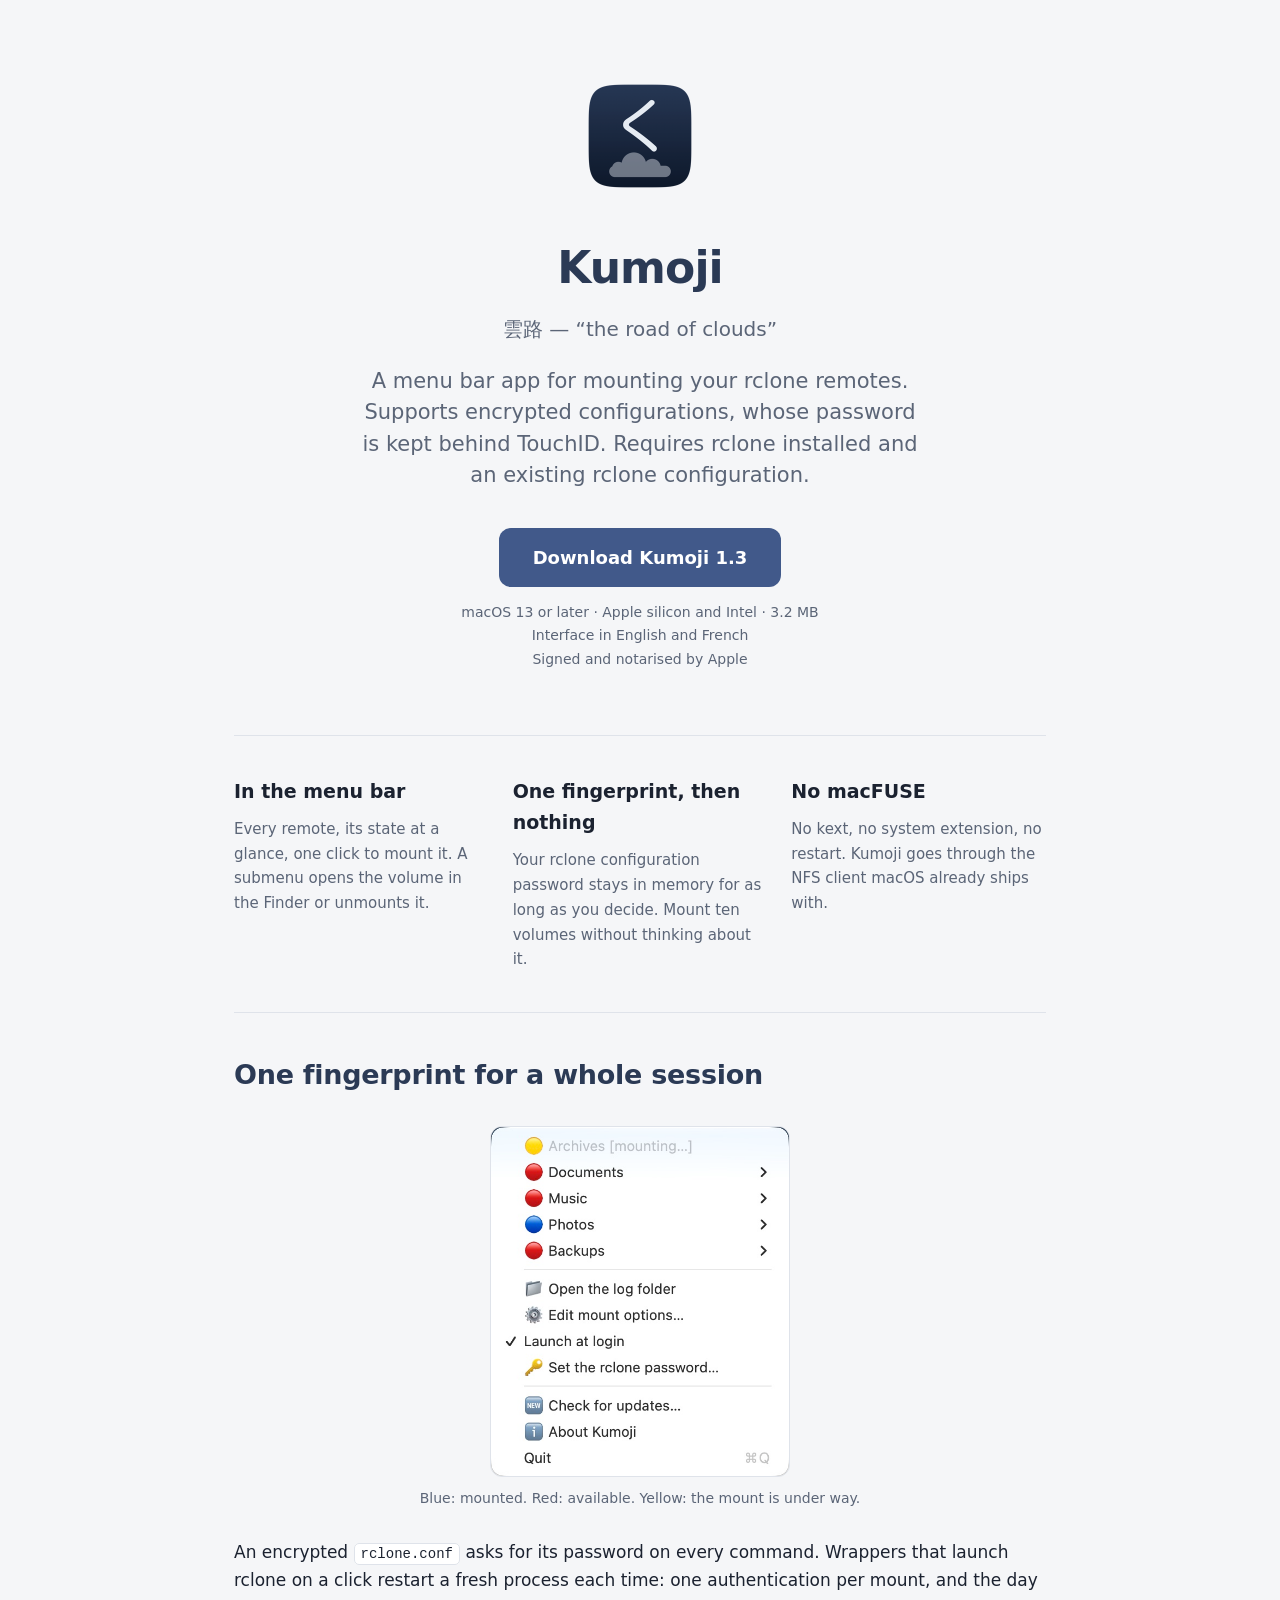
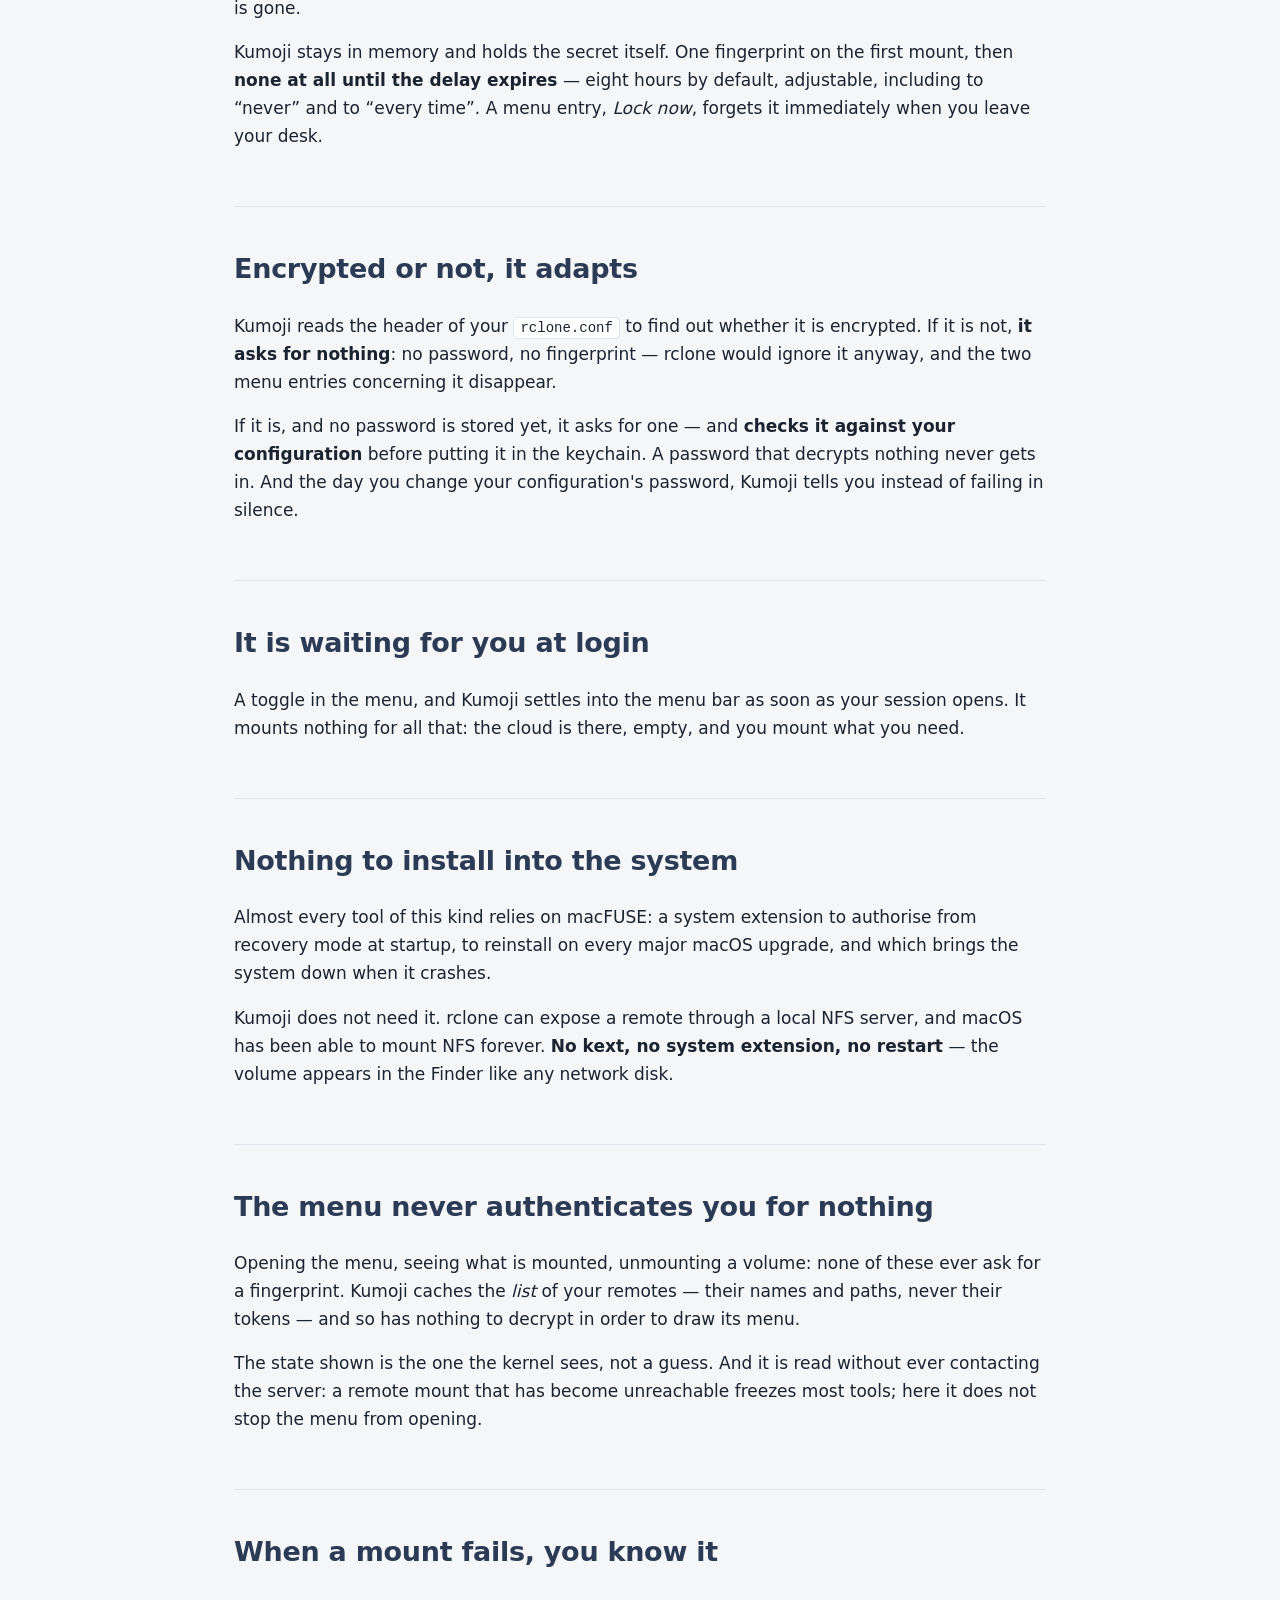
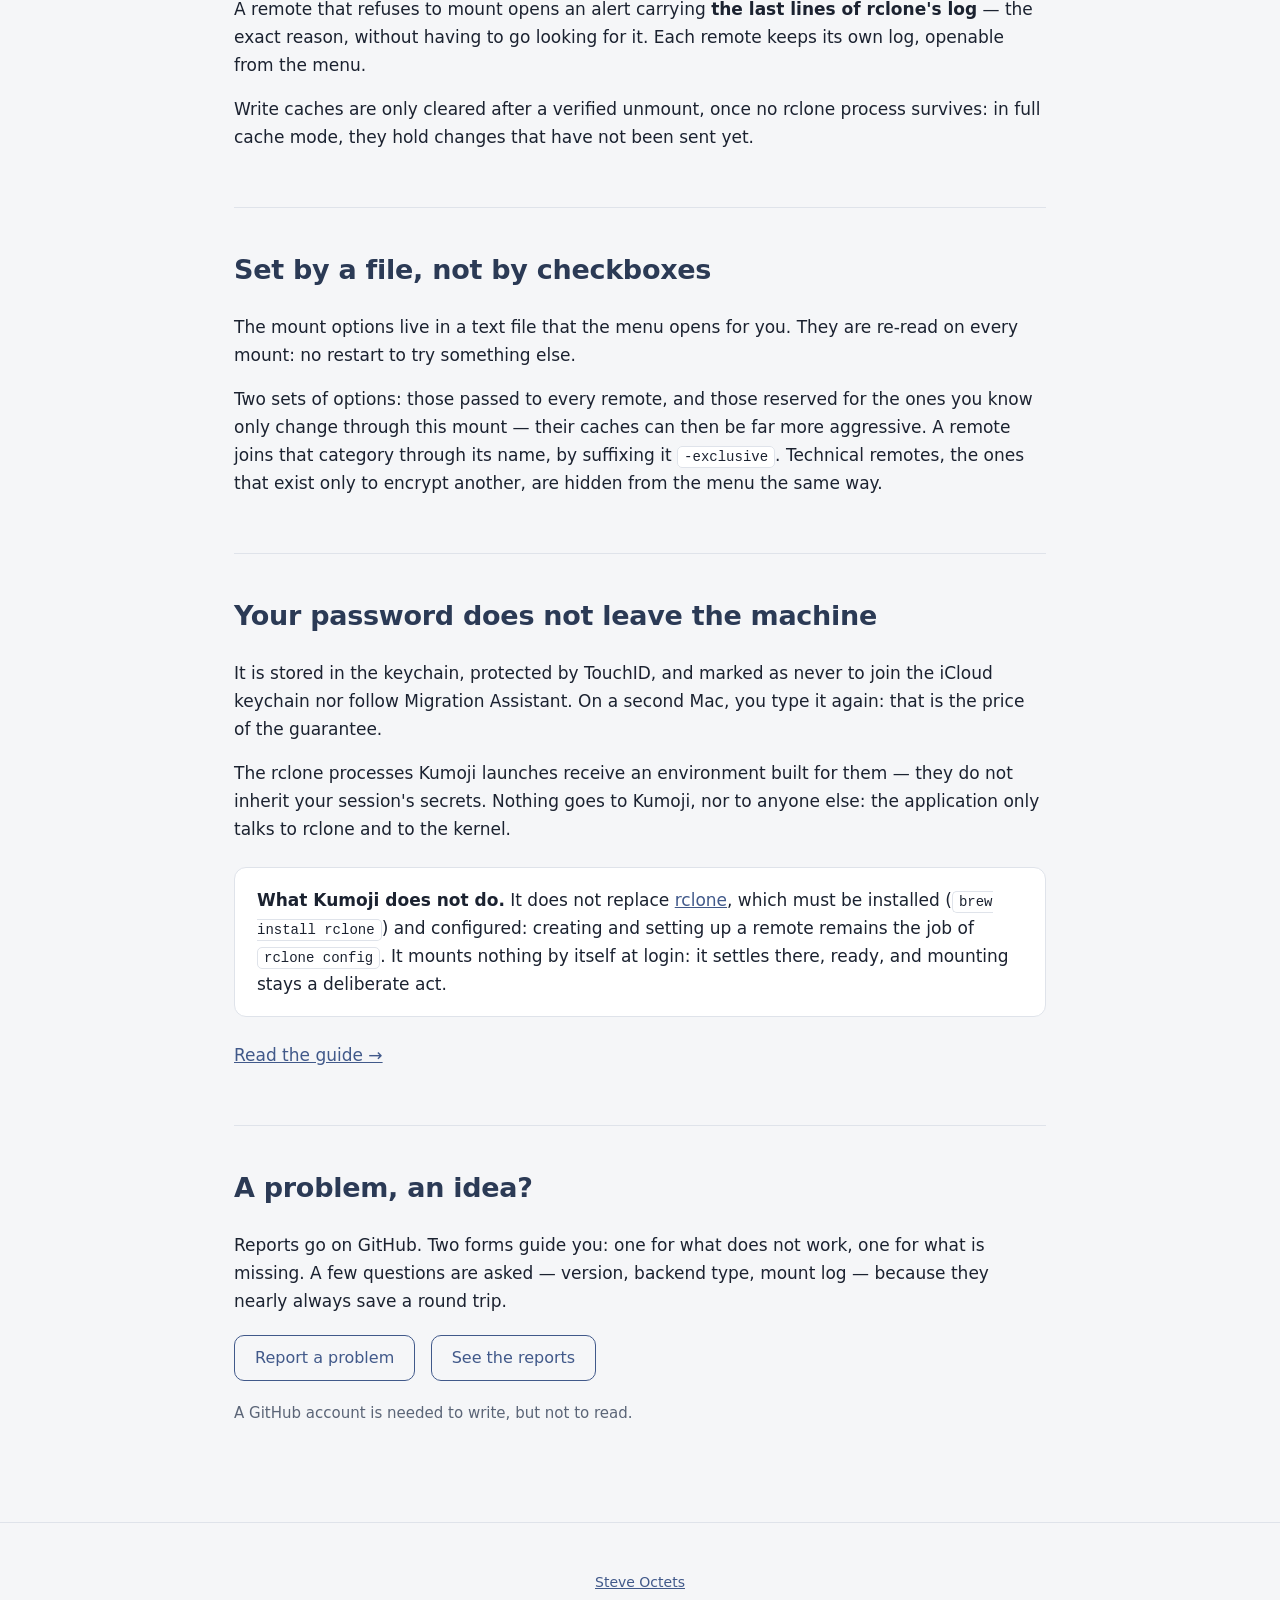
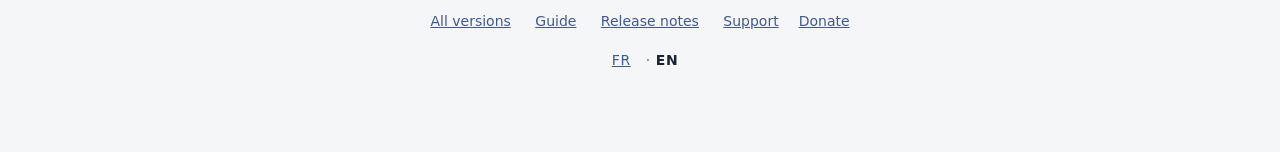
<file: docs/en/index.html>
<!DOCTYPE html>
<html lang="en">
<head>
<meta charset="utf-8">
<meta name="viewport" content="width=device-width, initial-scale=1">
<title>Kumoji — your rclone storage, mounted from the menu bar</title>
<meta name="description" content="A menu bar app for mounting your rclone remotes. Supports encrypted configurations, with the password kept behind TouchID. Requires rclone and an existing rclone configuration.">
<link rel="icon" href="../images/icone.png">
<link rel="stylesheet" href="../style.css">
<link rel="alternate" hreflang="fr" href="https://steveoctets.github.io/kumoji/">
<link rel="alternate" hreflang="en" href="https://steveoctets.github.io/kumoji/en/">
<link rel="alternate" hreflang="x-default" href="https://steveoctets.github.io/kumoji/en/">
</head>
<body>

<header>
    <img class="icone" src="../images/icone.png" alt="Kumoji's icon: the hiragana ku, resting on a cloud">
    <h1>Kumoji</h1>
    <p class="kana">雲路 — “the road of clouds”</p>
    <p class="accroche">
        A menu bar app for mounting your rclone remotes. Supports encrypted configurations,
        whose password is kept behind TouchID. Requires rclone installed and an existing
        rclone configuration.
    </p>
    <a class="telecharger" href="https://github.com/steveoctets/kumoji/releases/latest/download/Kumoji-1.3.zip">
        Download Kumoji 1.3
    </a>
    <p class="dessous">
        macOS 13 or later · Apple silicon and Intel · 3.2 MB<br>
        Interface in English and French<br>
        Signed and notarised by Apple
    </p>
    <p class="dessous compteur" id="compteur" hidden></p>
</header>

<div class="contenu">

<section>
    <div class="trois">
        <div>
            <h3>In the menu bar</h3>
            <p>Every remote, its state at a glance, one click to mount it. A submenu opens
            the volume in the Finder or unmounts it.</p>
        </div>
        <div>
            <h3>One fingerprint, then nothing</h3>
            <p>Your rclone configuration password stays in memory for as long as you decide.
            Mount ten volumes without thinking about it.</p>
        </div>
        <div>
            <h3>No macFUSE</h3>
            <p>No kext, no system extension, no restart. Kumoji goes through the NFS client
            macOS already ships with.</p>
        </div>
    </div>
</section>

<section>
    <h2>One fingerprint for a whole session</h2>
    <figure>
        <img class="etroite" src="../images/en/menu.jpg" alt="Kumoji's menu open: the list of remotes with a coloured dot, then the configuration commands">
        <figcaption>Blue: mounted. Red: available. Yellow: the mount is under way.</figcaption>
    </figure>
    <p>
        An encrypted <code>rclone.conf</code> asks for its password on every command. Wrappers
        that launch rclone on a click restart a fresh process each time: one authentication per
        mount, and the day is gone.
    </p>
    <p>
        Kumoji stays in memory and holds the secret itself. One fingerprint on the first mount,
        then <strong>none at all until the delay expires</strong> — eight hours by default,
        adjustable, including to “never” and to “every time”. A menu entry, <em>Lock now</em>,
        forgets it immediately when you leave your desk.
    </p>
</section>

<section>
    <h2>Encrypted or not, it adapts</h2>
    <p>
        Kumoji reads the header of your <code>rclone.conf</code> to find out whether it is
        encrypted. If it is not, <strong>it asks for nothing</strong>: no password, no
        fingerprint — rclone would ignore it anyway, and the two menu entries concerning it
        disappear.
    </p>
    <p>
        If it is, and no password is stored yet, it asks for one — and <strong>checks it
        against your configuration</strong> before putting it in the keychain. A password that
        decrypts nothing never gets in. And the day you change your configuration's password,
        Kumoji tells you instead of failing in silence.
    </p>
</section>

<section>
    <h2>It is waiting for you at login</h2>
    <p>
        A toggle in the menu, and Kumoji settles into the menu bar as soon as your session
        opens. It mounts nothing for all that: the cloud is there, empty, and you mount what
        you need.
    </p>
</section>

<section>
    <h2>Nothing to install into the system</h2>
    <p>
        Almost every tool of this kind relies on macFUSE: a system extension to authorise from
        recovery mode at startup, to reinstall on every major macOS upgrade, and which brings
        the system down when it crashes.
    </p>
    <p>
        Kumoji does not need it. rclone can expose a remote through a local NFS server, and
        macOS has been able to mount NFS forever. <strong>No kext, no system extension, no
        restart</strong> — the volume appears in the Finder like any network disk.
    </p>
</section>

<section>
    <h2>The menu never authenticates you for nothing</h2>
    <p>
        Opening the menu, seeing what is mounted, unmounting a volume: none of these ever ask
        for a fingerprint. Kumoji caches the <em>list</em> of your remotes — their names and
        paths, never their tokens — and so has nothing to decrypt in order to draw its menu.
    </p>
    <p>
        The state shown is the one the kernel sees, not a guess. And it is read without ever
        contacting the server: a remote mount that has become unreachable freezes most tools;
        here it does not stop the menu from opening.
    </p>
</section>

<section>
    <h2>When a mount fails, you know it</h2>
    <p>
        A remote that refuses to mount opens an alert carrying <strong>the last lines of
        rclone's log</strong> — the exact reason, without having to go looking for it. Each
        remote keeps its own log, openable from the menu.
    </p>
    <p>
        Write caches are only cleared after a verified unmount, once no rclone process
        survives: in full cache mode, they hold changes that have not been sent yet.
    </p>
</section>

<section>
    <h2>Set by a file, not by checkboxes</h2>
    <p>
        The mount options live in a text file that the menu opens for you. They are re-read on
        every mount: no restart to try something else.
    </p>
    <p>
        Two sets of options: those passed to every remote, and those reserved for the ones you
        know only change through this mount — their caches can then be far more aggressive. A
        remote joins that category through its name, by suffixing it <code>-exclusive</code>.
        Technical remotes, the ones that exist only to encrypt another, are hidden from the
        menu the same way.
    </p>
</section>

<section>
    <h2>Your password does not leave the machine</h2>
    <p>
        It is stored in the keychain, protected by TouchID, and marked as never to join the
        iCloud keychain nor follow Migration Assistant. On a second Mac, you type it again:
        that is the price of the guarantee.
    </p>
    <p>
        The rclone processes Kumoji launches receive an environment built for them — they do
        not inherit your session's secrets. Nothing goes to Kumoji, nor to anyone else: the
        application only talks to rclone and to the kernel.
    </p>
    <div class="note" id="limites">
        <p>
            <strong>What Kumoji does not do.</strong> It does not replace
            <a href="https://rclone.org">rclone</a>, which must be installed
            (<code>brew install rclone</code>) and configured: creating and setting up a remote
            remains the job of <code>rclone config</code>. It mounts nothing by itself at
            login: it settles there, ready, and mounting stays a deliberate act.
        </p>
    </div>
    <p><a href="guide.html">Read the guide →</a></p>
</section>

<section id="support">
    <h2>A problem, an idea?</h2>
    <p>
        Reports go on GitHub. Two forms guide you: one for what does not work, one for what is
        missing. A few questions are asked — version, backend type, mount log — because they
        nearly always save a round trip.
    </p>
    <p>
        <a class="bouton-second" href="https://github.com/steveoctets/kumoji/issues/new/choose">
            Report a problem
        </a>
        <a class="bouton-second" href="https://github.com/steveoctets/kumoji/issues">
            See the reports
        </a>
    </p>
    <p style="font-size:15px; color:var(--encre-douce);">
        A GitHub account is needed to write, but not to read.
    </p>
</section>

</div>

<footer>
    <p><a href="https://steveoctets.github.io/en/">Steve Octets</a></p>
    <p>
        <a href="https://github.com/steveoctets/kumoji/releases">All versions</a>
        <a href="guide.html">Guide</a>
        <a href="versions.html">Release notes</a>
        <a href="https://github.com/steveoctets/kumoji/issues">Support</a><a href="https://ko-fi.com/steveoctets">Donate</a>
    </p>
    <p class="langues"><a href="../" onclick="try{localStorage.setItem('langue','fr')}catch(e){}">FR</a> · <strong>EN</strong></p>
</footer>

<script>
// Le nombre de téléchargements, demandé à GitHub. En cas d'échec — hors ligne,
// quota d'appels dépassé — on n'affiche rien : mieux vaut un silence qu'un
// message d'erreur sur une page de présentation.
fetch('https://api.github.com/repos/steveoctets/kumoji/releases')
    .then(reponse => reponse.ok ? reponse.json() : Promise.reject())
    .then(versions => {
        const total = versions.reduce((somme, version) =>
            somme + version.assets.reduce((n, fichier) => n + fichier.download_count, 0), 0);
        if (total < 1) return;
        const element = document.getElementById('compteur');
        element.textContent = total.toLocaleString(document.documentElement.lang)
            + (total > 1 ? ' downloads' : ' download');
        element.hidden = false;
    })
    .catch(() => {});
</script>

<script>
// La langue du visiteur, une fois pour toutes.
//
// Le choix explicite l'emporte et se souvient ; à défaut, on suit le navigateur. La page
// française est le contenu, pas une page de redirection : un robot qui n'exécute pas ce
// script voit du vrai texte, et le hreflang ci-dessus lui dit où trouver l'autre version.
(function () {
    var choix = null;
    try { choix = localStorage.getItem('langue'); } catch (e) {}
    var ici = document.documentElement.lang;
    var voulue = choix || (navigator.language || 'en').slice(0, 2).toLowerCase();
    if (voulue !== 'fr') { voulue = 'en'; }
    if (voulue === ici) { return; }
    var autre = document.querySelector('link[rel=alternate][hreflang=' + voulue + ']');
    if (autre) { location.replace(autre.href); }
})();
</script>

</body>
</html>
</file>
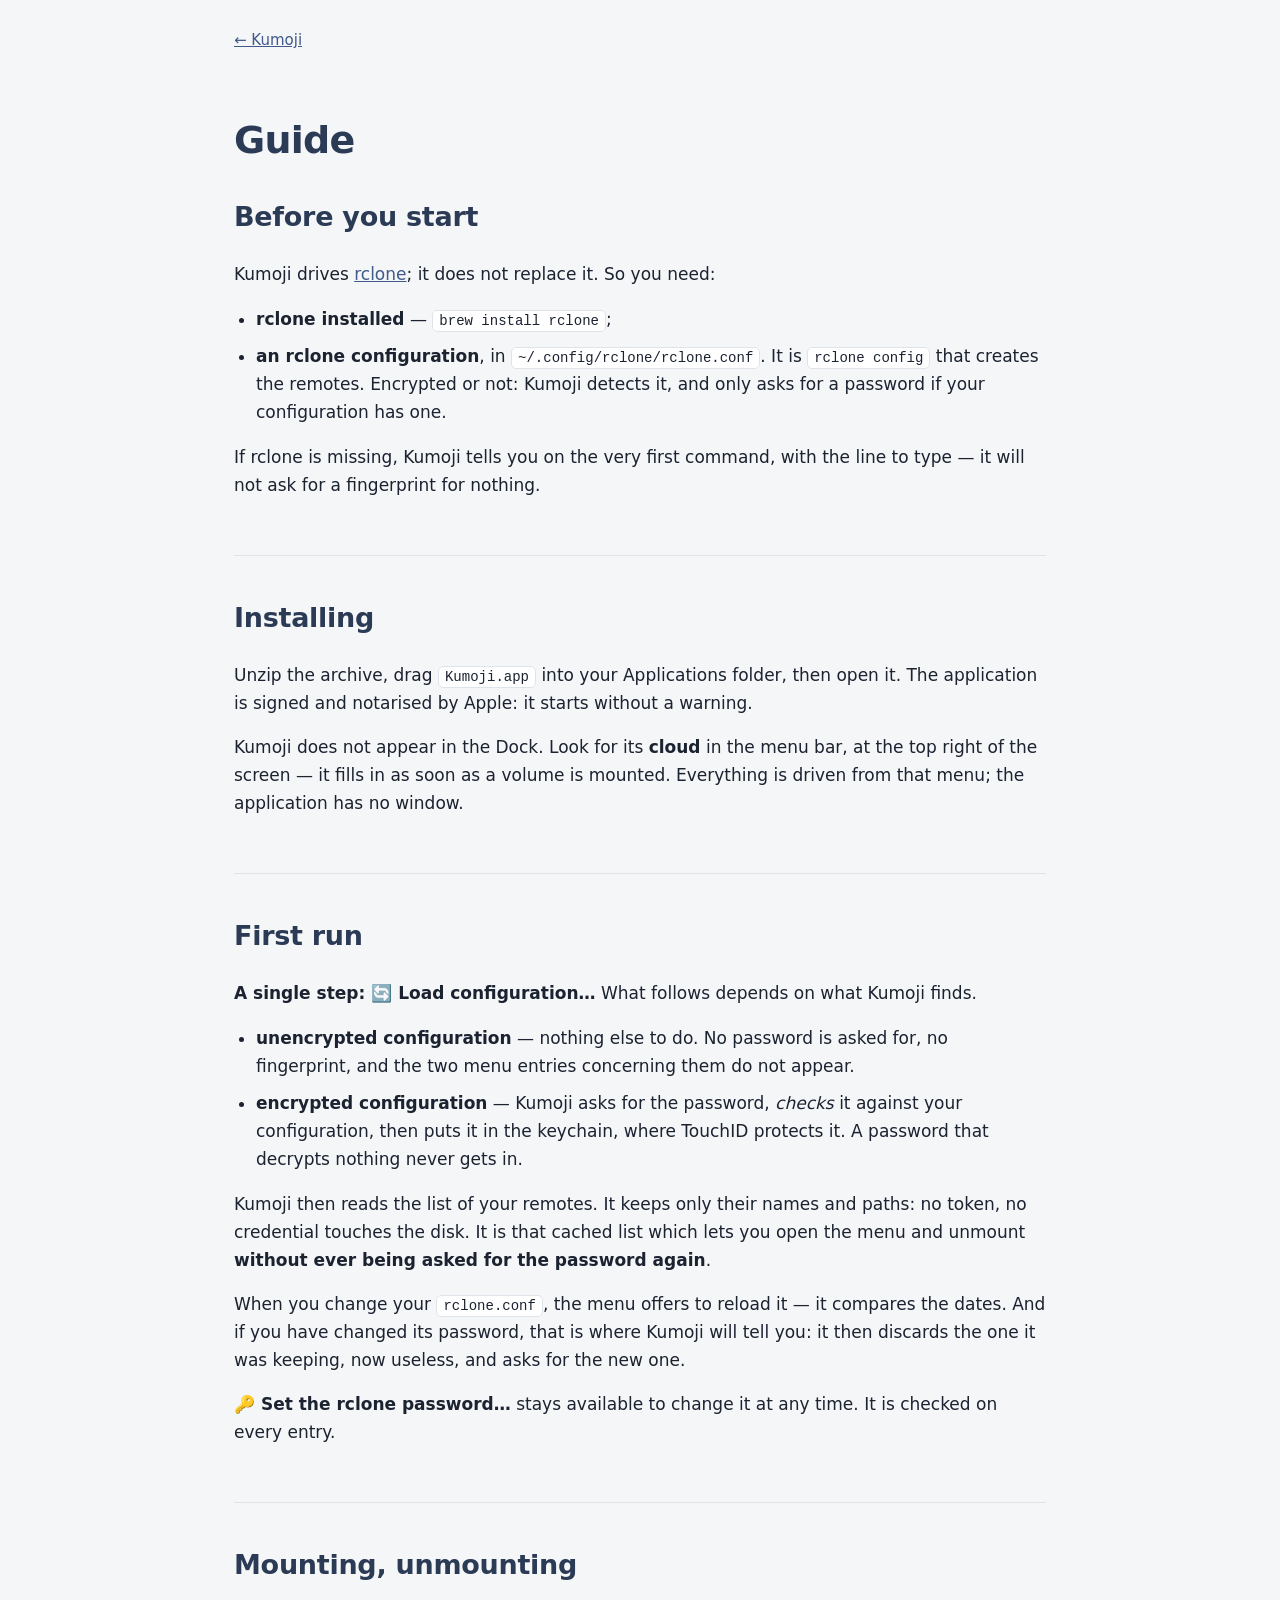
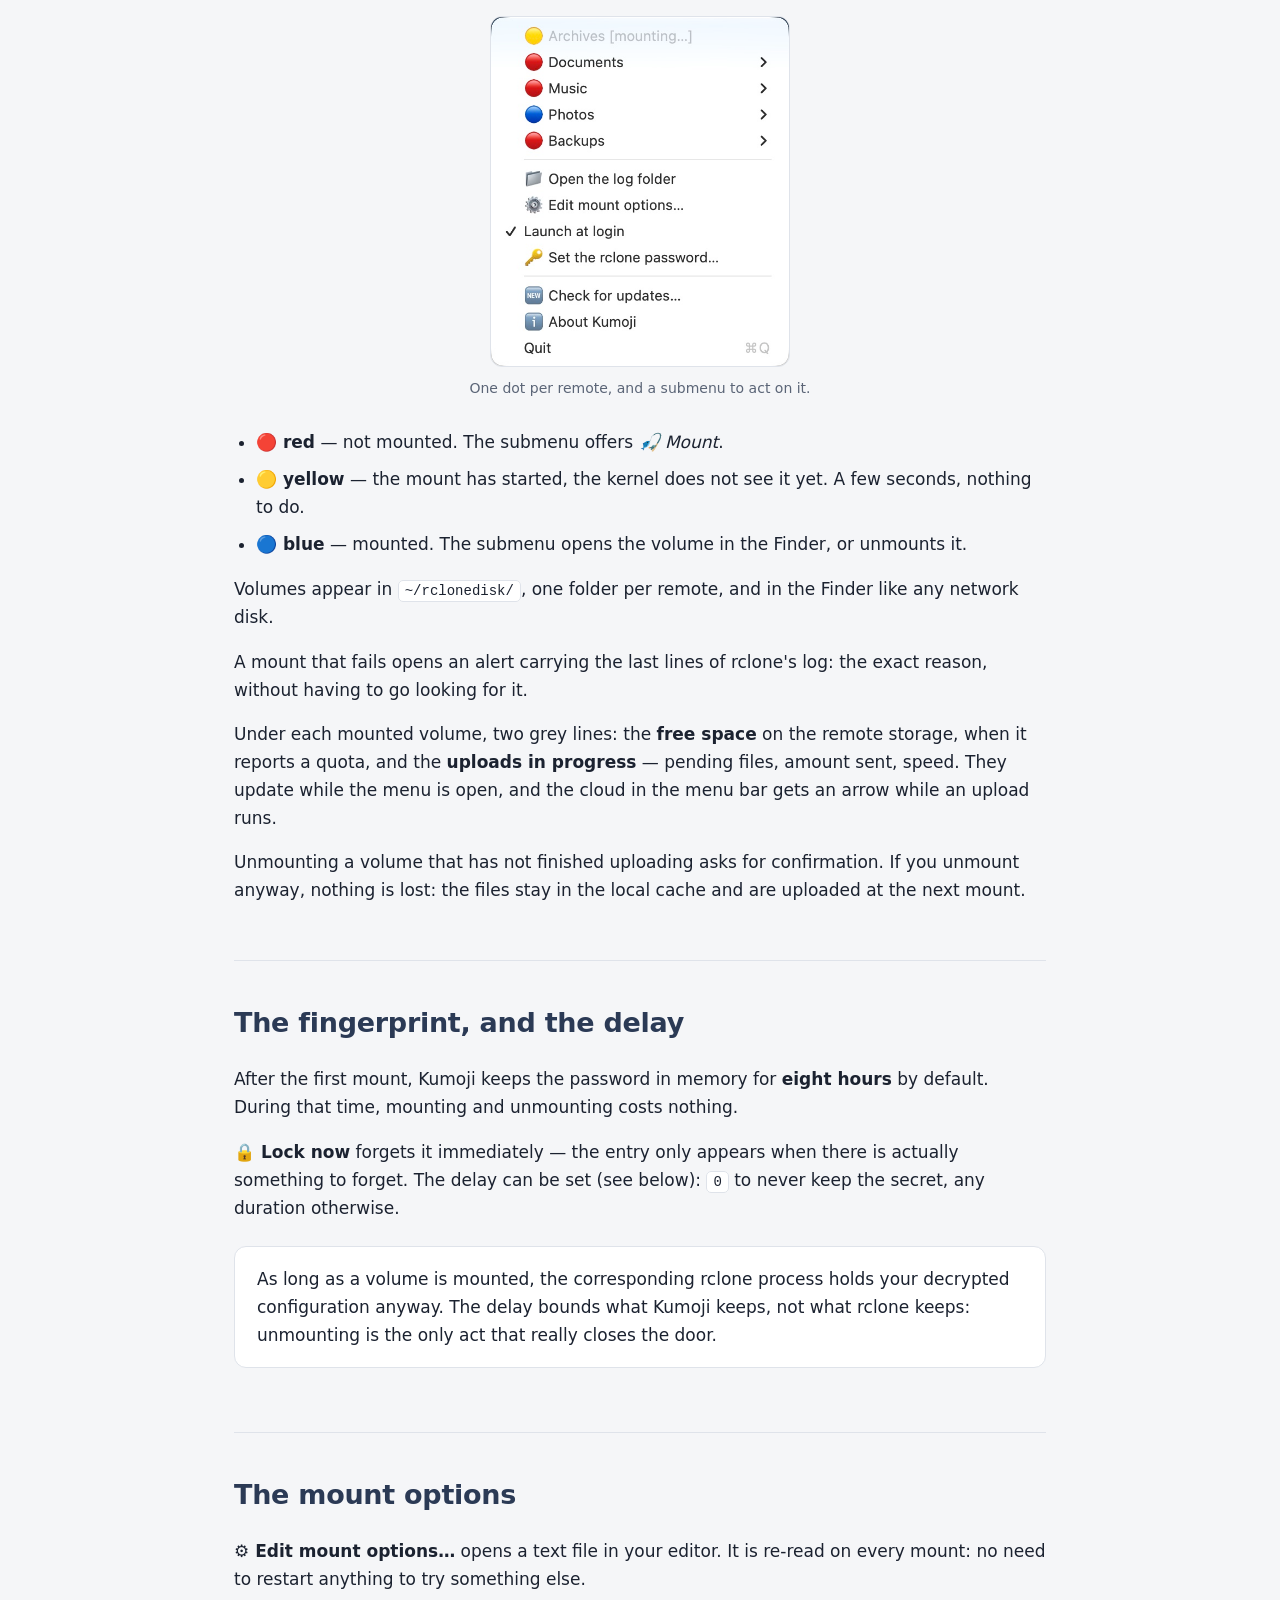
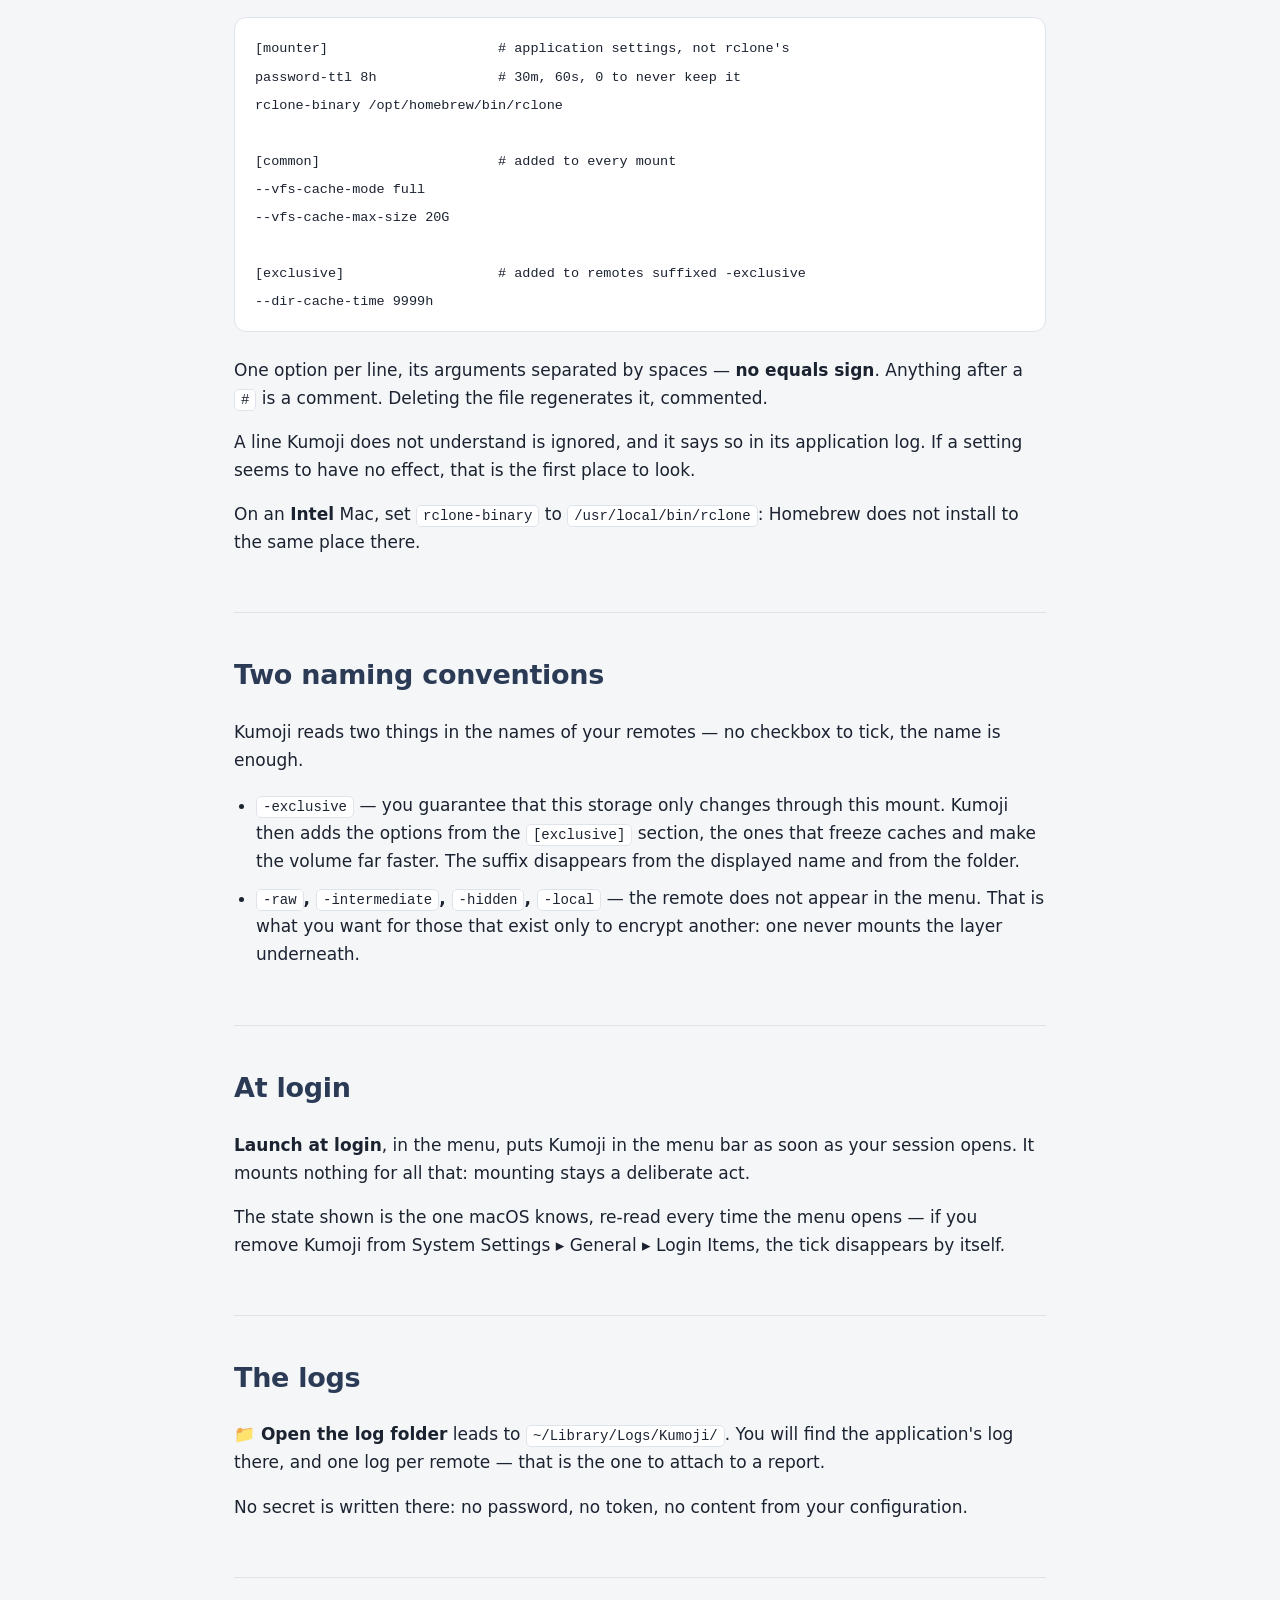
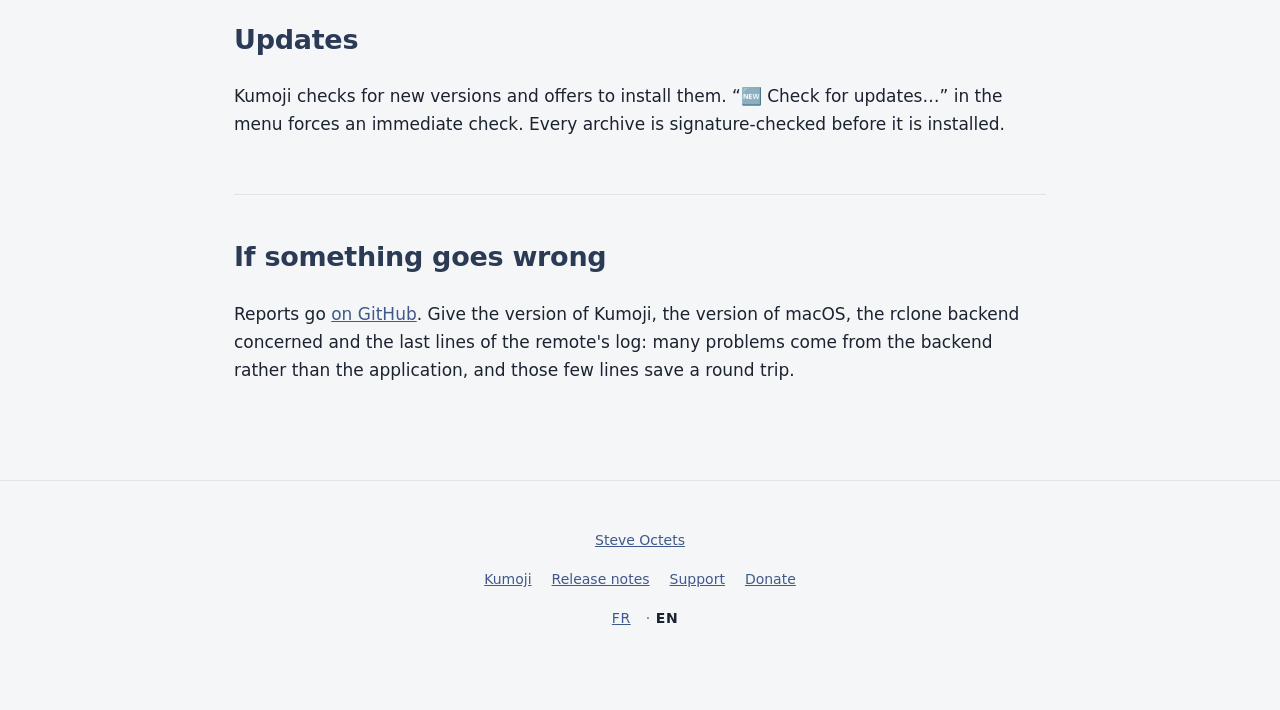
<file: docs/en/guide.html>
<!DOCTYPE html>
<html lang="en">
<head>
<meta charset="utf-8">
<meta name="viewport" content="width=device-width, initial-scale=1">
<title>Guide — Kumoji</title>
<meta name="description" content="How to use Kumoji: first run, mount options, naming conventions, logs.">
<link rel="icon" href="../images/icone.png">
<link rel="stylesheet" href="../style.css">
<link rel="alternate" hreflang="fr" href="https://steveoctets.github.io/kumoji/guide.html">
<link rel="alternate" hreflang="en" href="https://steveoctets.github.io/kumoji/en/guide.html">
<link rel="alternate" hreflang="x-default" href="https://steveoctets.github.io/kumoji/en/guide.html">
</head>
<body>

<div class="contenu">
<nav class="retour"><a href="index.html">← Kumoji</a></nav>

<header style="text-align:left; padding:32px 0 8px;">
    <h1 style="font-size:38px;">Guide</h1>
</header>

<section style="border-top:none; padding-top:8px;">
    <h2>Before you start</h2>
    <p>
        Kumoji drives <a href="https://rclone.org">rclone</a>; it does not replace it. So you
        need:
    </p>
    <ul>
        <li><strong>rclone installed</strong> — <code>brew install rclone</code>;</li>
        <li><strong>an rclone configuration</strong>, in
        <code>~/.config/rclone/rclone.conf</code>. It is <code>rclone config</code> that
        creates the remotes. Encrypted or not: Kumoji detects it, and only asks for a password
        if your configuration has one.</li>
    </ul>
    <p>
        If rclone is missing, Kumoji tells you on the very first command, with the line to
        type — it will not ask for a fingerprint for nothing.
    </p>
</section>

<section>
    <h2>Installing</h2>
    <p>
        Unzip the archive, drag <code>Kumoji.app</code> into your Applications folder, then
        open it. The application is signed and notarised by Apple: it starts without a
        warning.
    </p>
    <p>
        Kumoji does not appear in the Dock. Look for its <strong>cloud</strong> in the menu
        bar, at the top right of the screen — it fills in as soon as a volume is mounted.
        Everything is driven from that menu; the application has no window.
    </p>
</section>

<section>
    <h2>First run</h2>
    <p>
        <strong>A single step: 🔄 Load configuration…</strong> What follows depends on what
        Kumoji finds.
    </p>
    <ul>
        <li>
            <strong>unencrypted configuration</strong> — nothing else to do. No password is
            asked for, no fingerprint, and the two menu entries concerning them do not appear.
        </li>
        <li>
            <strong>encrypted configuration</strong> — Kumoji asks for the password,
            <em>checks</em> it against your configuration, then puts it in the keychain, where
            TouchID protects it. A password that decrypts nothing never gets in.
        </li>
    </ul>
    <p>
        Kumoji then reads the list of your remotes. It keeps only their names and paths: no
        token, no credential touches the disk. It is that cached list which lets you open the
        menu and unmount <strong>without ever being asked for the password again</strong>.
    </p>
    <p>
        When you change your <code>rclone.conf</code>, the menu offers to reload it — it
        compares the dates. And if you have changed its password, that is where Kumoji will
        tell you: it then discards the one it was keeping, now useless, and asks for the new
        one.
    </p>
    <p>
        <strong>🔑 Set the rclone password…</strong> stays available to change it at any time.
        It is checked on every entry.
    </p>
</section>

<section>
    <h2>Mounting, unmounting</h2>
    <figure>
        <img class="etroite" src="../images/en/menu.jpg" alt="Kumoji's menu open, showing the list of remotes with their coloured dots">
        <figcaption>One dot per remote, and a submenu to act on it.</figcaption>
    </figure>
    <ul>
        <li><strong>🔴 red</strong> — not mounted. The submenu offers <em>🎣 Mount</em>.</li>
        <li><strong>🟡 yellow</strong> — the mount has started, the kernel does not see it yet.
        A few seconds, nothing to do.</li>
        <li><strong>🔵 blue</strong> — mounted. The submenu opens the volume in the Finder, or
        unmounts it.</li>
    </ul>
    <p>
        Volumes appear in <code>~/rclonedisk/</code>, one folder per remote, and in the Finder
        like any network disk.
    </p>
    <p>
        A mount that fails opens an alert carrying the last lines of rclone's log: the exact
        reason, without having to go looking for it.
    </p>
    <p>
        Under each mounted volume, two grey lines: the <strong>free space</strong> on the remote
        storage, when it reports a quota, and the <strong>uploads in progress</strong> — pending
        files, amount sent, speed. They update while the menu is open, and the cloud in the menu
        bar gets an arrow while an upload runs.
    </p>
    <p>
        Unmounting a volume that has not finished uploading asks for confirmation. If you
        unmount anyway, nothing is lost: the files stay in the local cache and are uploaded at
        the next mount.
    </p>
</section>

<section>
    <h2>The fingerprint, and the delay</h2>
    <p>
        After the first mount, Kumoji keeps the password in memory for <strong>eight
        hours</strong> by default. During that time, mounting and unmounting costs nothing.
    </p>
    <p>
        <strong>🔒 Lock now</strong> forgets it immediately — the entry only appears when there
        is actually something to forget. The delay can be set (see below): <code>0</code> to
        never keep the secret, any duration otherwise.
    </p>
    <div class="note">
        <p>
            As long as a volume is mounted, the corresponding rclone process holds your
            decrypted configuration anyway. The delay bounds what Kumoji keeps, not what
            rclone keeps: unmounting is the only act that really closes the door.
        </p>
    </div>
</section>

<section>
    <h2>The mount options</h2>
    <p>
        <strong>⚙️ Edit mount options…</strong> opens a text file in your editor. It is re-read
        on every mount: no need to restart anything to try something else.
    </p>
    <pre><code>[mounter]                     # application settings, not rclone's
password-ttl 8h               # 30m, 60s, 0 to never keep it
rclone-binary /opt/homebrew/bin/rclone

[common]                      # added to every mount
--vfs-cache-mode full
--vfs-cache-max-size 20G

[exclusive]                   # added to remotes suffixed -exclusive
--dir-cache-time 9999h</code></pre>
    <p>
        One option per line, its arguments separated by spaces — <strong>no equals
        sign</strong>. Anything after a <code>#</code> is a comment. Deleting the file
        regenerates it, commented.
    </p>
    <p>
        A line Kumoji does not understand is ignored, and it says so in its application log. If
        a setting seems to have no effect, that is the first place to look.
    </p>
    <p>
        On an <strong>Intel</strong> Mac, set <code>rclone-binary</code> to
        <code>/usr/local/bin/rclone</code>: Homebrew does not install to the same place there.
    </p>
</section>

<section>
    <h2>Two naming conventions</h2>
    <p>
        Kumoji reads two things in the names of your remotes — no checkbox to tick, the name is
        enough.
    </p>
    <ul>
        <li>
            <strong><code>-exclusive</code></strong> — you guarantee that this storage only
            changes through this mount. Kumoji then adds the options from the
            <code>[exclusive]</code> section, the ones that freeze caches and make the volume
            far faster. The suffix disappears from the displayed name and from the folder.
        </li>
        <li>
            <strong><code>-raw</code>, <code>-intermediate</code>, <code>-hidden</code>,
            <code>-local</code></strong> — the remote does not appear in the menu. That is what
            you want for those that exist only to encrypt another: one never mounts the layer
            underneath.
        </li>
    </ul>
</section>

<section>
    <h2>At login</h2>
    <p>
        <strong>Launch at login</strong>, in the menu, puts Kumoji in the menu bar as soon as
        your session opens. It mounts nothing for all that: mounting stays a deliberate act.
    </p>
    <p>
        The state shown is the one macOS knows, re-read every time the menu opens — if you
        remove Kumoji from System Settings ▸ General ▸ Login Items, the tick disappears by
        itself.
    </p>
</section>

<section>
    <h2>The logs</h2>
    <p>
        <strong>📁 Open the log folder</strong> leads to
        <code>~/Library/Logs/Kumoji/</code>. You will find the application's log there, and one
        log per remote — that is the one to attach to a report.
    </p>
    <p>
        No secret is written there: no password, no token, no content from your configuration.
    </p>
</section>

<section>
    <h2>Updates</h2>
    <p>
        Kumoji checks for new versions and offers to install them. “🆕 Check for updates…” in
        the menu forces an immediate check. Every archive is signature-checked before it is
        installed.
    </p>
</section>

<section>
    <h2>If something goes wrong</h2>
    <p>
        Reports go
        <a href="https://github.com/steveoctets/kumoji/issues/new/choose">on GitHub</a>. Give
        the version of Kumoji, the version of macOS, the rclone backend concerned and the last
        lines of the remote's log: many problems come from the backend rather than the
        application, and those few lines save a round trip.
    </p>
</section>

</div>

<footer>
    <p><a href="https://steveoctets.github.io/en/">Steve Octets</a></p>
    <p><a href="index.html">Kumoji</a><a href="versions.html">Release notes</a><a href="https://github.com/steveoctets/kumoji/issues">Support</a><a href="https://ko-fi.com/steveoctets">Donate</a></p>
    <p class="langues"><a href="../guide.html" onclick="try{localStorage.setItem('langue','fr')}catch(e){}">FR</a> · <strong>EN</strong></p>
</footer>

<script>
// La langue du visiteur, une fois pour toutes.
//
// Le choix explicite l'emporte et se souvient ; à défaut, on suit le navigateur. La page
// française est le contenu, pas une page de redirection : un robot qui n'exécute pas ce
// script voit du vrai texte, et le hreflang ci-dessus lui dit où trouver l'autre version.
(function () {
    var choix = null;
    try { choix = localStorage.getItem('langue'); } catch (e) {}
    var ici = document.documentElement.lang;
    var voulue = choix || (navigator.language || 'en').slice(0, 2).toLowerCase();
    if (voulue !== 'fr') { voulue = 'en'; }
    if (voulue === ici) { return; }
    var autre = document.querySelector('link[rel=alternate][hreflang=' + voulue + ']');
    if (autre) { location.replace(autre.href); }
})();
</script>

</body>
</html>
</file>
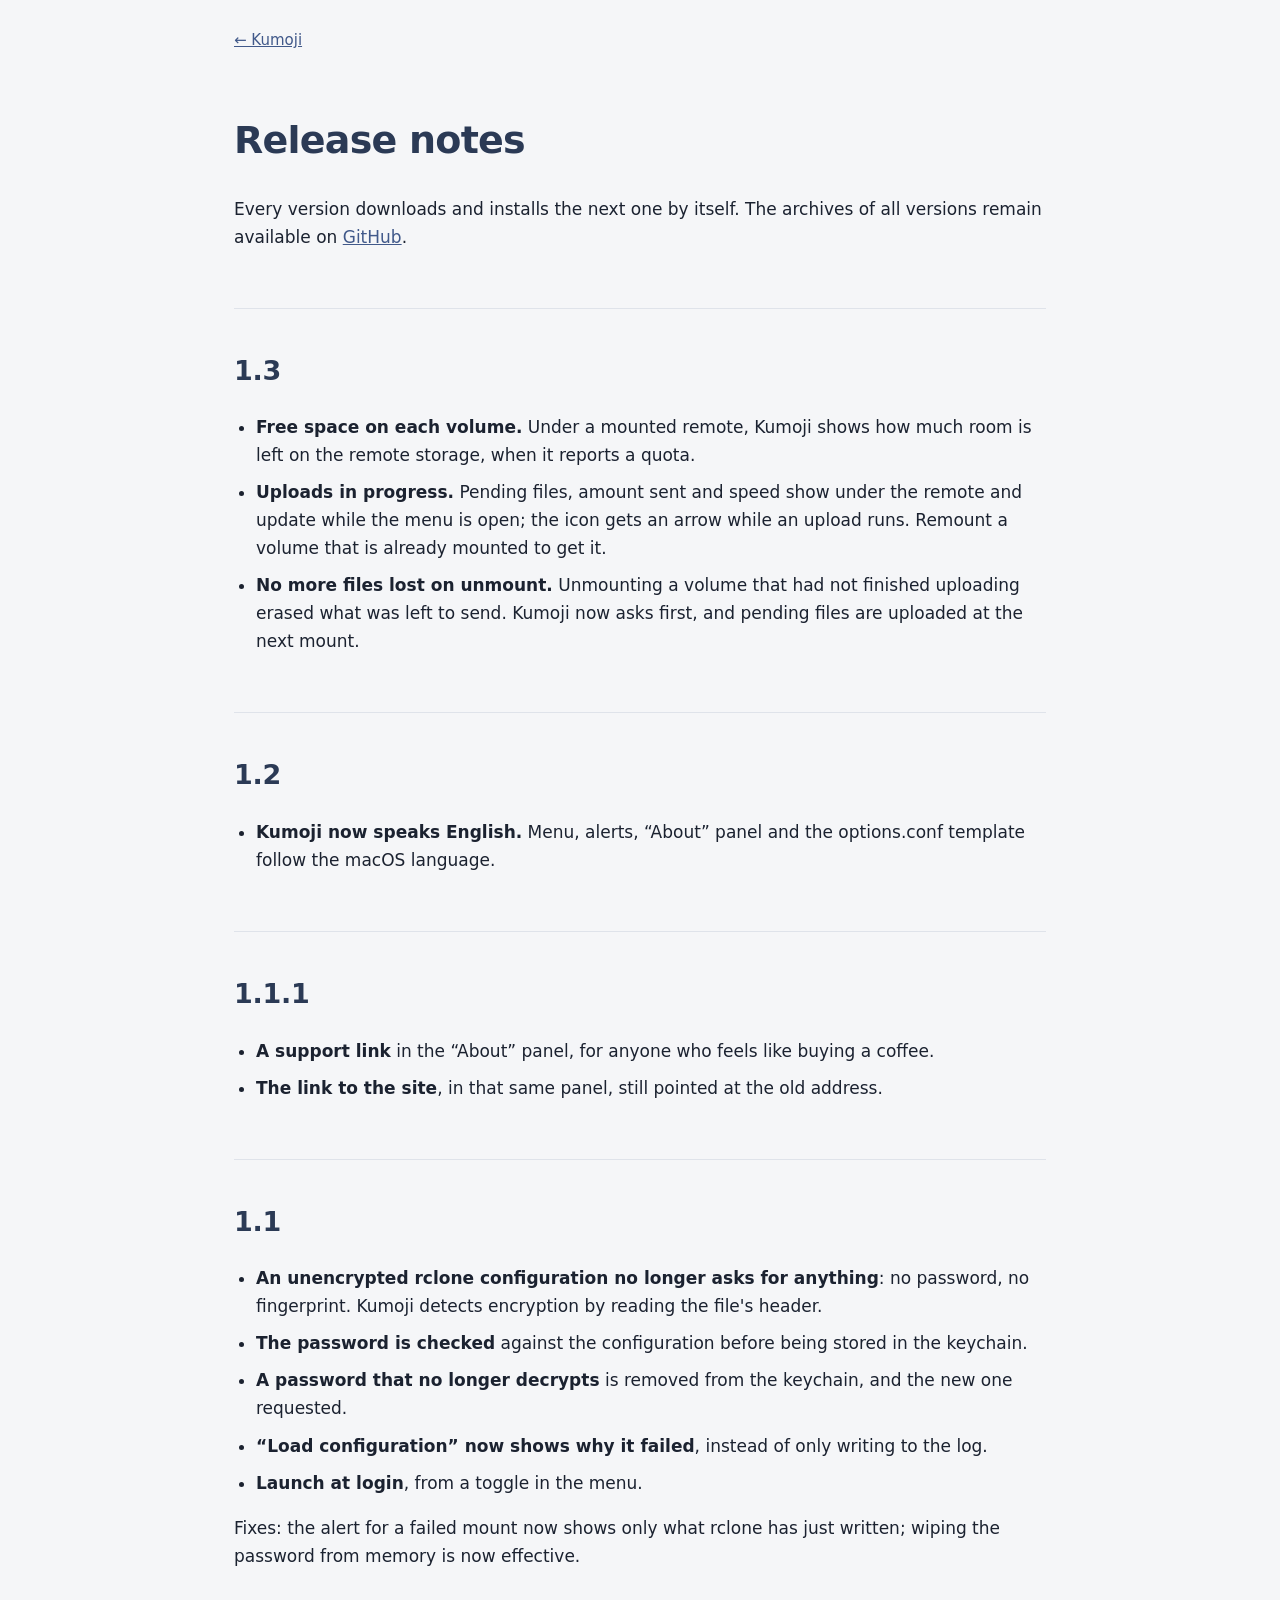
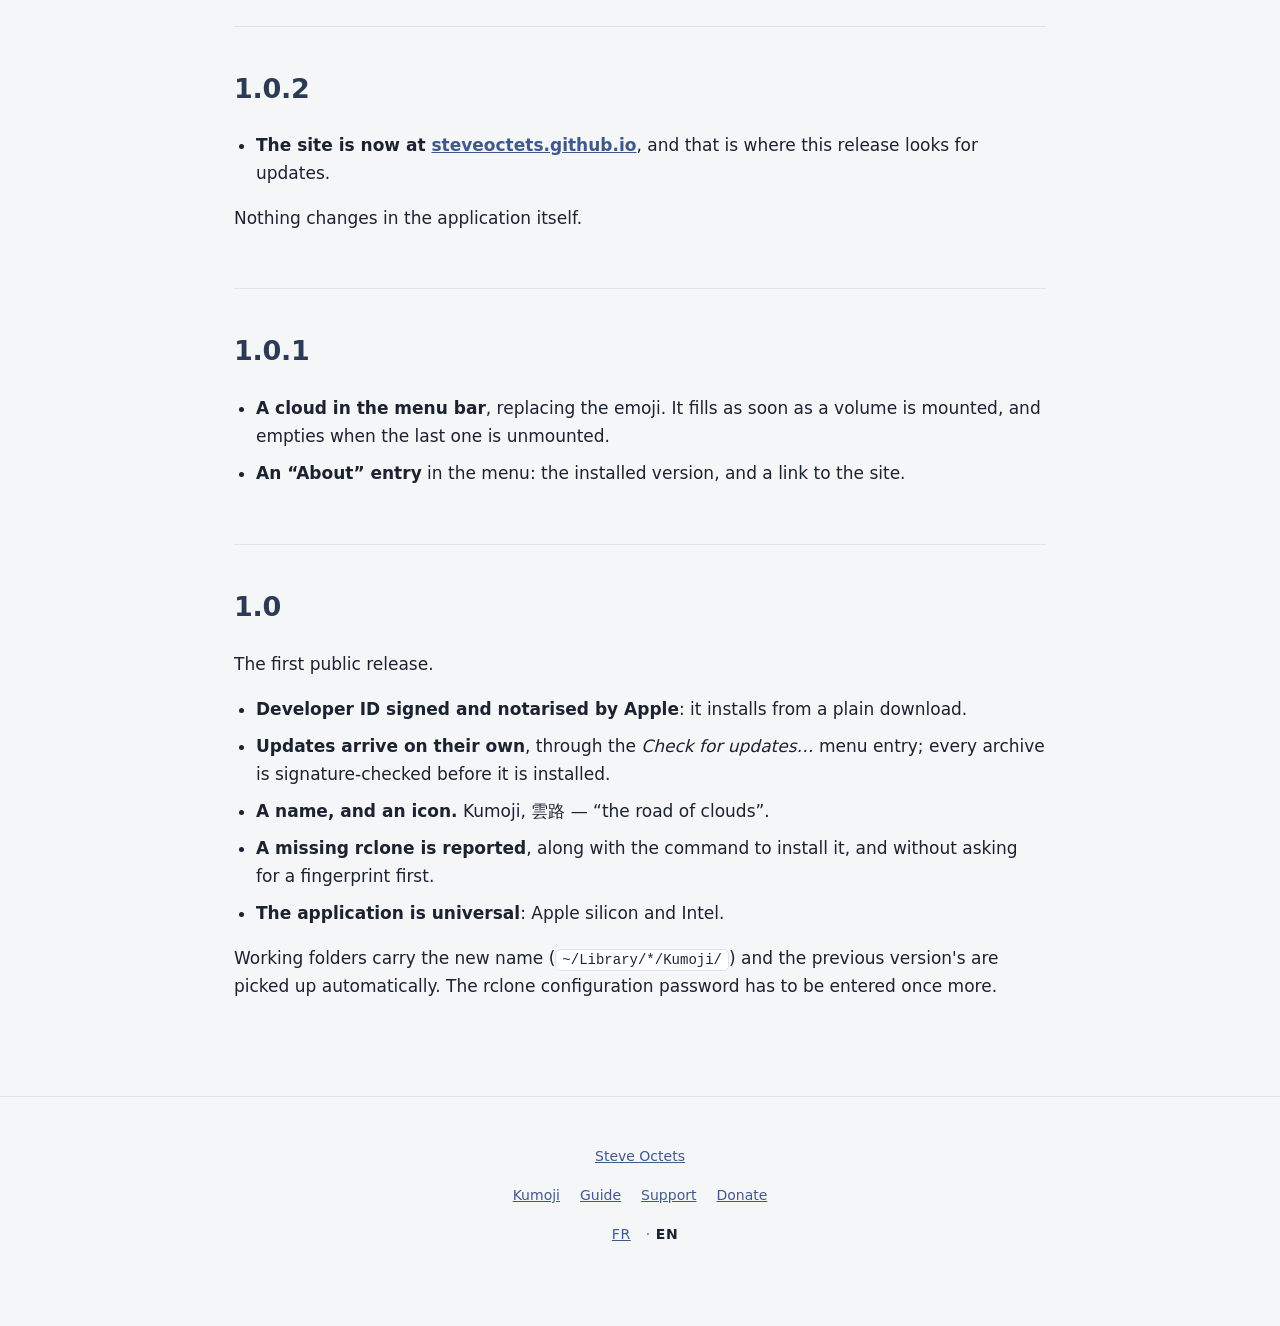
<file: docs/en/versions.html>
<!DOCTYPE html>
<html lang="en">
<head>
<meta charset="utf-8">
<meta name="viewport" content="width=device-width, initial-scale=1">
<title>Release notes — Kumoji</title>
<meta name="description" content="What each version of Kumoji brought.">
<link rel="icon" href="../images/icone.png">
<link rel="stylesheet" href="../style.css">
<link rel="alternate" hreflang="fr" href="https://steveoctets.github.io/kumoji/versions.html">
<link rel="alternate" hreflang="en" href="https://steveoctets.github.io/kumoji/en/versions.html">
<link rel="alternate" hreflang="x-default" href="https://steveoctets.github.io/kumoji/en/versions.html">
</head>
<body>

<div class="contenu">
<nav class="retour"><a href="index.html">← Kumoji</a></nav>

<header style="text-align:left; padding:32px 0 8px;">
    <h1 style="font-size:38px;">Release notes</h1>
</header>

<section style="border-top:none; padding-top:8px;">
    <p>
        Every version downloads and installs the next one by itself. The archives of all
        versions remain available on
        <a href="https://github.com/steveoctets/kumoji/releases">GitHub</a>.
    </p>
</section>

<section>
    <h2>1.3</h2>
<ul>
    <li><strong>Free space on each volume.</strong> Under a mounted remote, Kumoji shows how much
    room is left on the remote storage, when it reports a quota.</li>
    <li><strong>Uploads in progress.</strong> Pending files, amount sent and speed show under the
    remote and update while the menu is open; the icon gets an arrow while an upload runs.
    Remount a volume that is already mounted to get it.</li>
    <li><strong>No more files lost on unmount.</strong> Unmounting a volume that had not finished
    uploading erased what was left to send. Kumoji now asks first, and pending files are uploaded
    at the next mount.</li>
</ul>
</section>

<section>
    <h2>1.2</h2>
<ul>
    <li><strong>Kumoji now speaks English.</strong> Menu, alerts, “About” panel and the
    options.conf template follow the macOS language.</li>
</ul>
</section>

<section>
    <h2>1.1.1</h2>
<ul>
    <li><strong>A support link</strong> in the “About” panel, for anyone who feels like buying
    a coffee.</li>

    <li><strong>The link to the site</strong>, in that same panel, still pointed at the old
    address.</li>
</ul>
</section>

<section>
    <h2>1.1</h2>
<ul>
    <li><strong>An unencrypted rclone configuration no longer asks for anything</strong>: no
    password, no fingerprint. Kumoji detects encryption by reading the file's header.</li>

    <li><strong>The password is checked</strong> against the configuration before being stored
    in the keychain.</li>

    <li><strong>A password that no longer decrypts</strong> is removed from the keychain, and
    the new one requested.</li>

    <li><strong>“Load configuration” now shows why it failed</strong>, instead of only writing
    to the log.</li>

    <li><strong>Launch at login</strong>, from a toggle in the menu.</li>
</ul>
<p>
    Fixes: the alert for a failed mount now shows only what rclone has just written; wiping the
    password from memory is now effective.
</p>
</section>

<section>
    <h2>1.0.2</h2>
<ul>
    <li><strong>The site is now at
    <a href="https://steveoctets.github.io/kumoji/">steveoctets.github.io</a></strong>, and
    that is where this release looks for updates.</li>
</ul>
<p>Nothing changes in the application itself.</p>
</section>

<section>
    <h2>1.0.1</h2>
<ul>
    <li><strong>A cloud in the menu bar</strong>, replacing the emoji. It fills as soon as a
    volume is mounted, and empties when the last one is unmounted.</li>

    <li><strong>An “About” entry</strong> in the menu: the installed version, and a link to
    the site.</li>
</ul>
</section>

<section>
    <h2>1.0</h2>
<p>The first public release.</p>
<ul>
    <li><strong>Developer ID signed and notarised by Apple</strong>: it installs from a plain
    download.</li>

    <li><strong>Updates arrive on their own</strong>, through the <em>Check for updates…</em>
    menu entry; every archive is signature-checked before it is installed.</li>

    <li><strong>A name, and an icon.</strong> Kumoji, 雲路 — “the road of clouds”.</li>

    <li><strong>A missing rclone is reported</strong>, along with the command to install it,
    and without asking for a fingerprint first.</li>

    <li><strong>The application is universal</strong>: Apple silicon and Intel.</li>
</ul>
<p>
    Working folders carry the new name (<code>~/Library/*/Kumoji/</code>) and the previous
    version's are picked up automatically. The rclone configuration password has to be entered
    once more.
</p>
</section>

</div>

<footer>
    <p><a href="https://steveoctets.github.io/en/">Steve Octets</a></p>
    <p><a href="index.html">Kumoji</a><a href="guide.html">Guide</a><a href="https://github.com/steveoctets/kumoji/issues">Support</a><a href="https://ko-fi.com/steveoctets">Donate</a></p>
    <p class="langues"><a href="../versions.html" onclick="try{localStorage.setItem('langue','fr')}catch(e){}">FR</a> · <strong>EN</strong></p>
</footer>

<script>
// La langue du visiteur, une fois pour toutes.
//
// Le choix explicite l'emporte et se souvient ; à défaut, on suit le navigateur. La page
// française est le contenu, pas une page de redirection : un robot qui n'exécute pas ce
// script voit du vrai texte, et le hreflang ci-dessus lui dit où trouver l'autre version.
(function () {
    var choix = null;
    try { choix = localStorage.getItem('langue'); } catch (e) {}
    var ici = document.documentElement.lang;
    var voulue = choix || (navigator.language || 'en').slice(0, 2).toLowerCase();
    if (voulue !== 'fr') { voulue = 'en'; }
    if (voulue === ici) { return; }
    var autre = document.querySelector('link[rel=alternate][hreflang=' + voulue + ']');
    if (autre) { location.replace(autre.href); }
})();
</script>

</body>
</html>
</file>
<file: docs/style.css>
/* Kumoji — la palette de l'icône : ardoise, blanc bleuté. */
:root {
    color-scheme: light dark;
    --fond: #f5f6f8;
    --fond-carte: #ffffff;
    --encre: #1b2230;
    --encre-douce: #5b6577;
    --vert: #2b3a55;
    --accent-clair: #41598a;
    --trait: #dfe3ea;
}
@media (prefers-color-scheme: dark) {
    :root {
        --fond: #151e2e;
        --fond-carte: #1e2941;
        --encre: #e4eaf2;
        --encre-douce: #a0abbf;
        --vert: #e4eaf2;
        --accent-clair: #8fb0e2;
        --trait: #2b3a55;
    }
}

* { box-sizing: border-box; }

body {
    margin: 0;
    font: 17px/1.65 -apple-system, BlinkMacSystemFont, "Segoe UI", system-ui, sans-serif;
    color: var(--encre);
    background: var(--fond);
    -webkit-font-smoothing: antialiased;
}

.contenu { max-width: 860px; margin: 0 auto; padding: 0 24px; }

/* En-tête */
header { text-align: center; padding: 72px 24px 48px; }
header img.icone { width: 128px; height: 128px; border-radius: 28px; }
header h1 {
    font-size: 44px; margin: 24px 0 8px; letter-spacing: -0.02em;
    color: var(--vert);
}
header .kana { font-size: 20px; color: var(--encre-douce); margin: 0 0 20px; }
header p.accroche {
    font-size: 21px; line-height: 1.5; color: var(--encre-douce);
    max-width: 560px; margin: 0 auto 36px;
}

/* Le bouton de téléchargement */
.telecharger {
    display: inline-block; padding: 15px 34px; border-radius: 12px;
    background: var(--accent-clair); color: #fff; text-decoration: none;
    font-size: 18px; font-weight: 600;
    transition: transform .12s ease, filter .12s ease;
}
@media (prefers-color-scheme: dark) { .telecharger { color: #12211a; } }
.telecharger:hover { transform: translateY(-1px); filter: brightness(1.08); }
.dessous { font-size: 14px; color: var(--encre-douce); margin-top: 14px; }

/* Sections */
section { padding: 40px 0; border-top: 1px solid var(--trait); }
h2 { font-size: 27px; margin: 0 0 20px; letter-spacing: -0.01em; color: var(--vert); }
h3 { font-size: 19px; margin: 32px 0 10px; }
p { margin: 0 0 16px; }
a { color: var(--accent-clair); }

figure { margin: 28px 0; }
figure img {
    width: 100%; border-radius: 12px; border: 1px solid var(--trait);
    display: block;
}
figcaption {
    font-size: 14px; color: var(--encre-douce); margin-top: 10px;
    text-align: center;
}

.trois { display: grid; gap: 24px; grid-template-columns: repeat(auto-fit, minmax(230px, 1fr)); }
.trois h3 { margin-top: 0; }
.trois p { font-size: 15px; color: var(--encre-douce); margin: 0; }

ul, ol { padding-left: 22px; }
li { margin-bottom: 9px; }

/* Un bloc de configuration : le fond et la bordure appartiennent au bloc, pas à
   chacune de ses lignes — d'où le code neutralisé à l'intérieur. */
pre {
    background: var(--fond-carte); border: 1px solid var(--trait);
    border-radius: 12px; padding: 16px 20px; margin: 24px 0;
    overflow-x: auto;
}
pre code { background: none; border: 0; padding: 0; font-size: 13.5px; }

code {
    font: 14px ui-monospace, SFMono-Regular, Menlo, monospace;
    background: var(--fond-carte); padding: 2px 6px; border-radius: 5px;
    border: 1px solid var(--trait);
}

.note {
    background: var(--fond-carte); border: 1px solid var(--trait);
    border-radius: 12px; padding: 18px 22px; margin: 24px 0;
}
.note p:last-child { margin-bottom: 0; }

/* Le sélecteur de langue : présent, jamais mis en avant. La langue en cours est en
   gras plutôt que grisée — c'est un repère, pas un bouton désactivé. */
.langues { margin-top: 14px; font-size: 14px; letter-spacing: 0.04em; }
.langues strong { color: var(--encre); font-weight: 600; }

footer {
    text-align: center; padding: 48px 24px 64px;
    color: var(--encre-douce); font-size: 14px;
    border-top: 1px solid var(--trait); margin-top: 40px;
}
footer a { margin: 0 10px; }

nav.retour { padding-top: 28px; font-size: 15px; }

/* Le compteur de téléchargements : présent, mais qui ne réclame pas l'attention. */
.compteur { margin-top: 6px; opacity: .75; }

/* Deux captures côte à côte, qui s'empilent quand la place manque. */
.deux-colonnes {
    display: grid; gap: 14px;
    grid-template-columns: repeat(auto-fit, minmax(260px, 1fr));
    align-items: start;
}

/* Une capture étroite — un menu, une palette — n'a rien à gagner à être
   étirée sur toute la largeur : elle s'affiche à sa taille, centrée. */
figure img.etroite {
    max-width: 300px; margin: 0 auto;
}

/* Une capture prise en résolution logique : l'étirer la rendrait floue. Elle
   s'affiche à sa taille, et ne rétrécit que si la fenêtre l'exige. */
figure img.native {
    width: auto; max-width: 100%; margin: 0 auto;
}

/* Un bouton de second rang : présent sans concurrencer le téléchargement. */
.bouton-second {
    display: inline-block; margin: 4px 10px 4px 0; padding: 9px 20px;
    border: 1px solid var(--accent-clair); border-radius: 10px;
    color: var(--accent-clair); text-decoration: none; font-size: 16px;
    transition: background .12s ease, color .12s ease;
}
.bouton-second:hover { background: var(--accent-clair); color: var(--fond-carte); }
</file>
